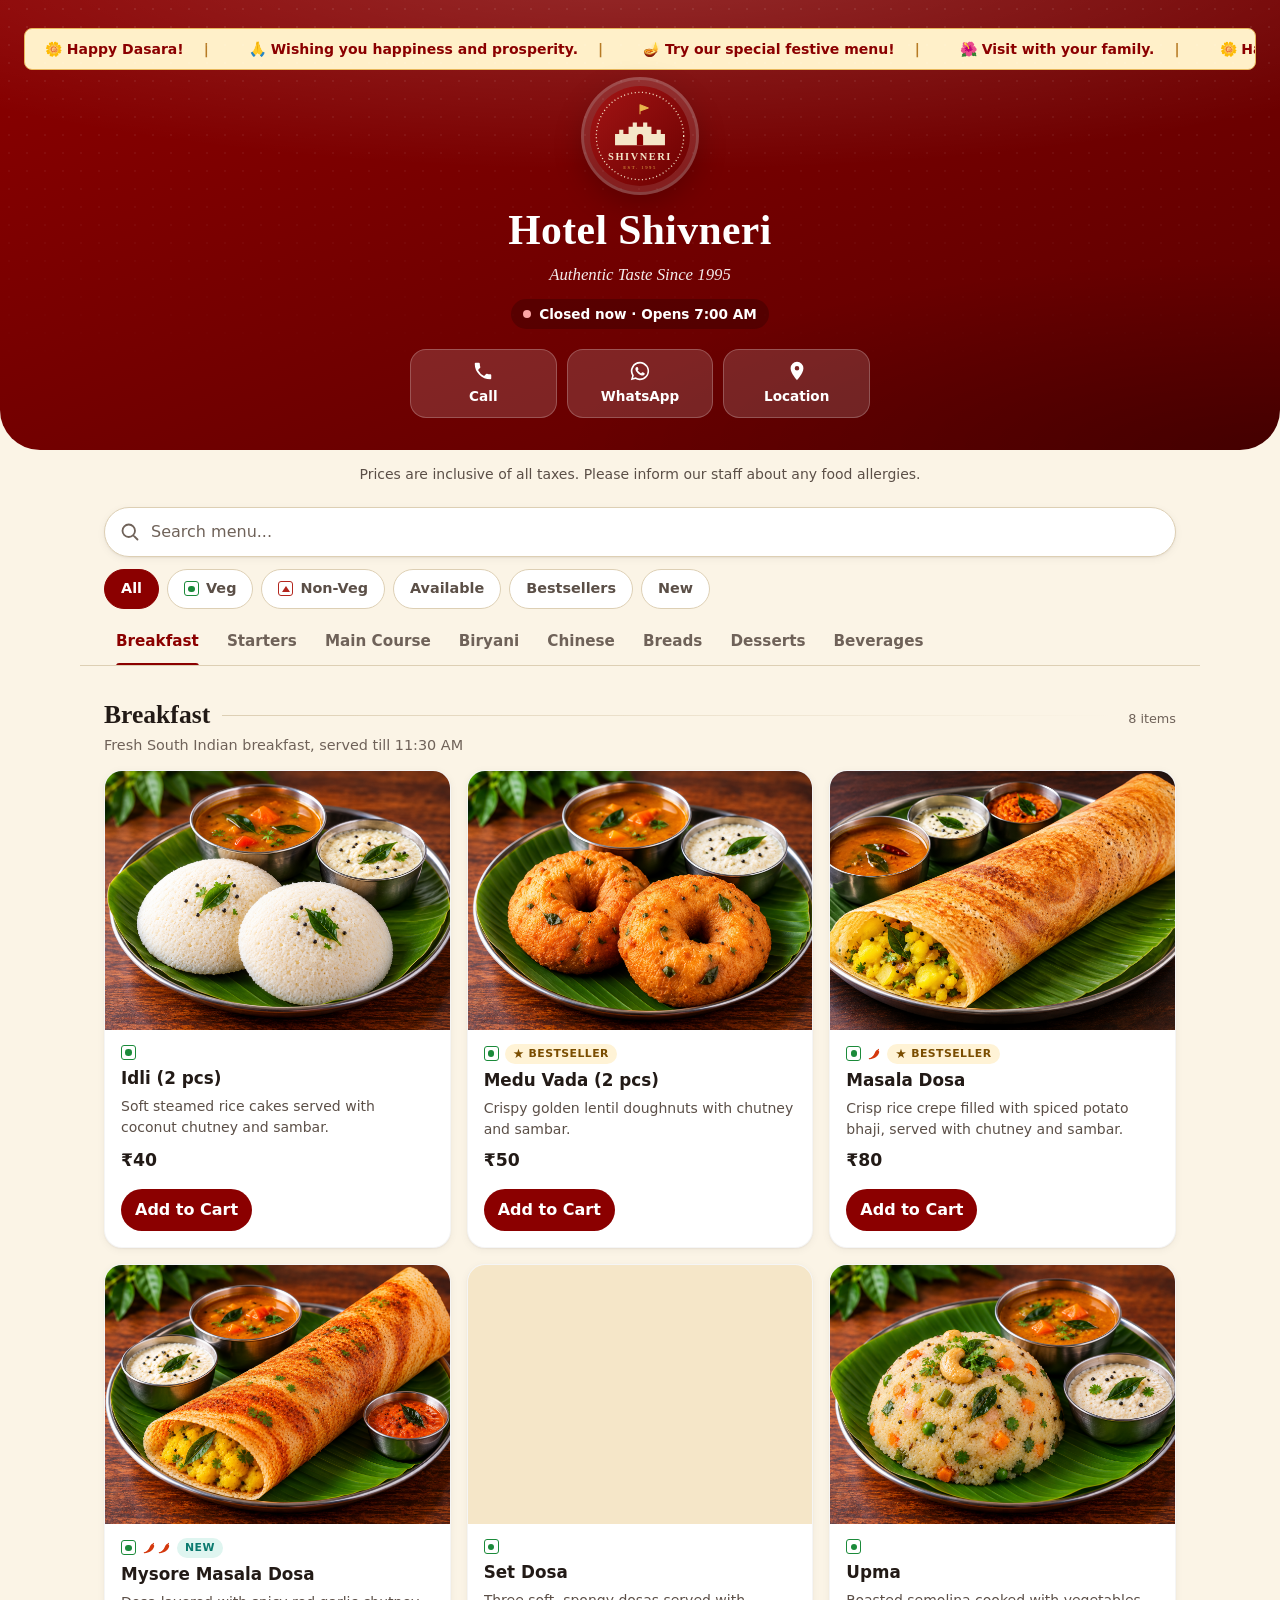
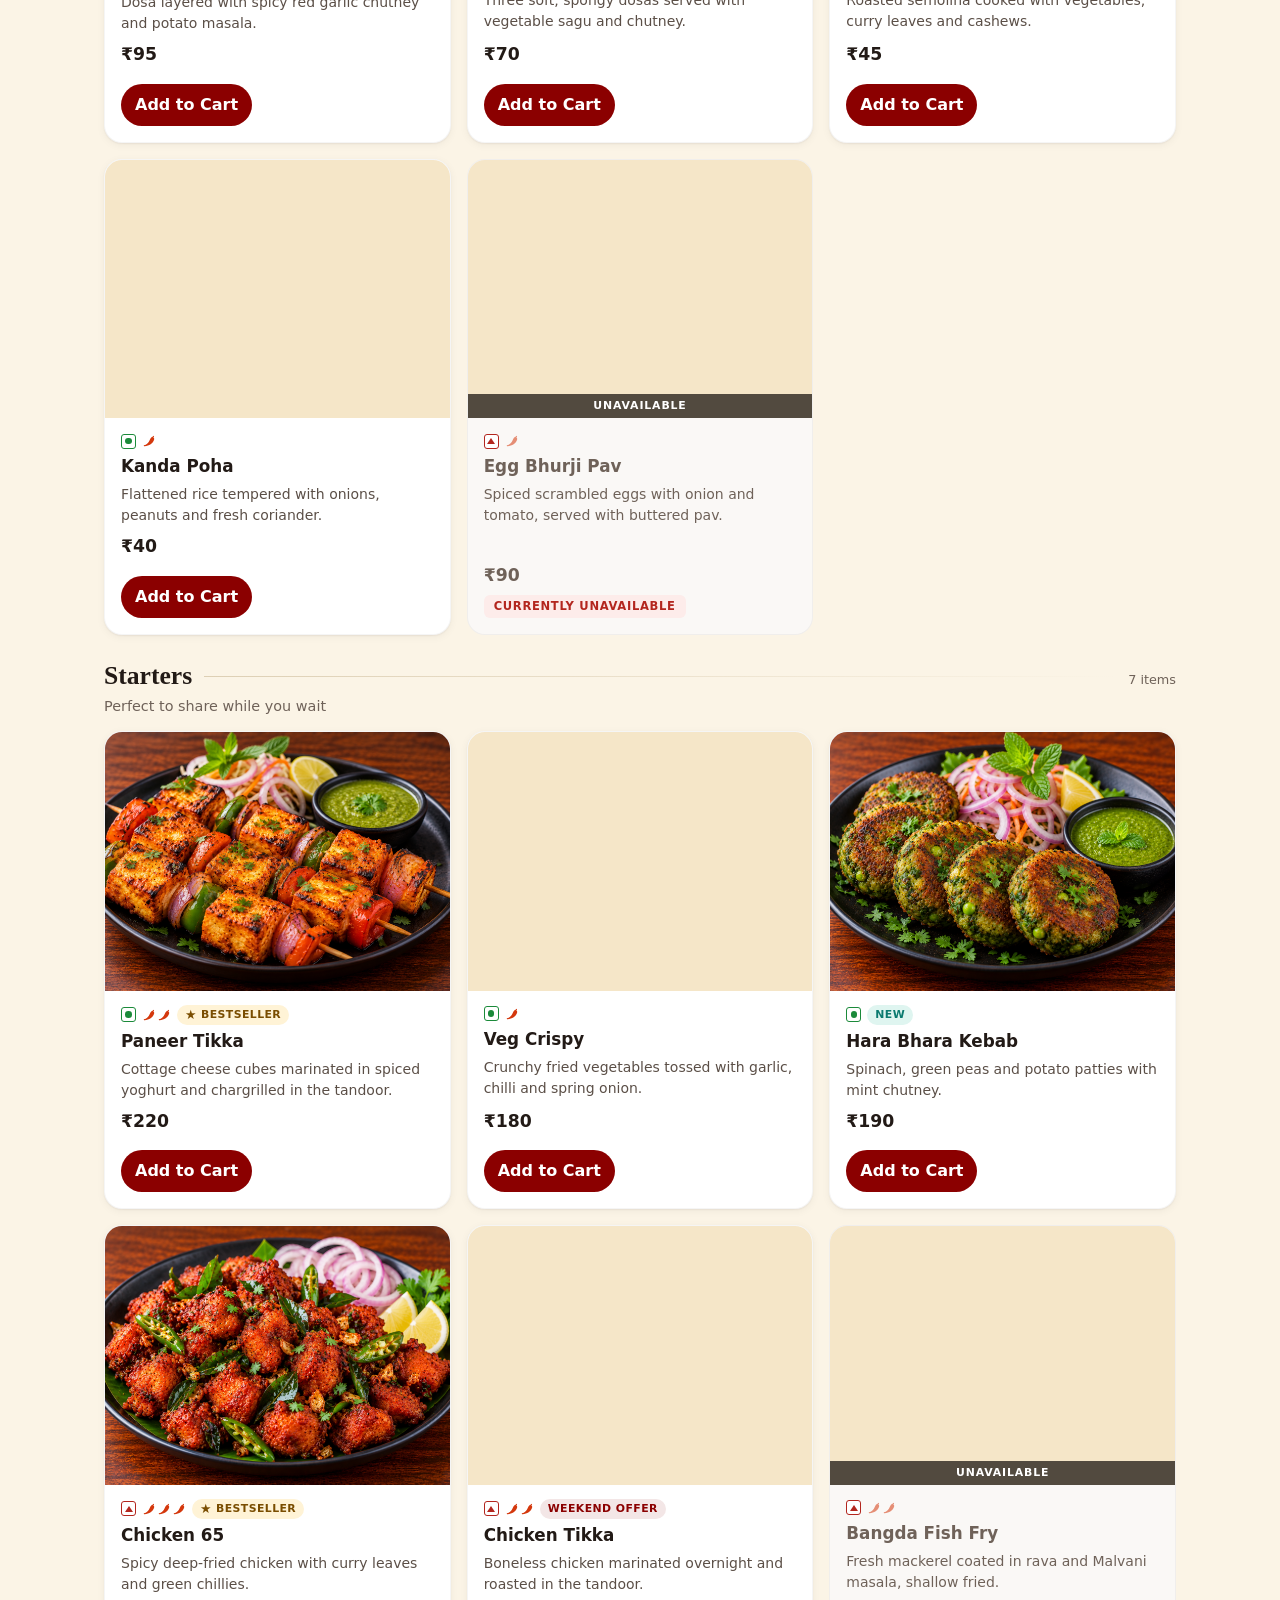
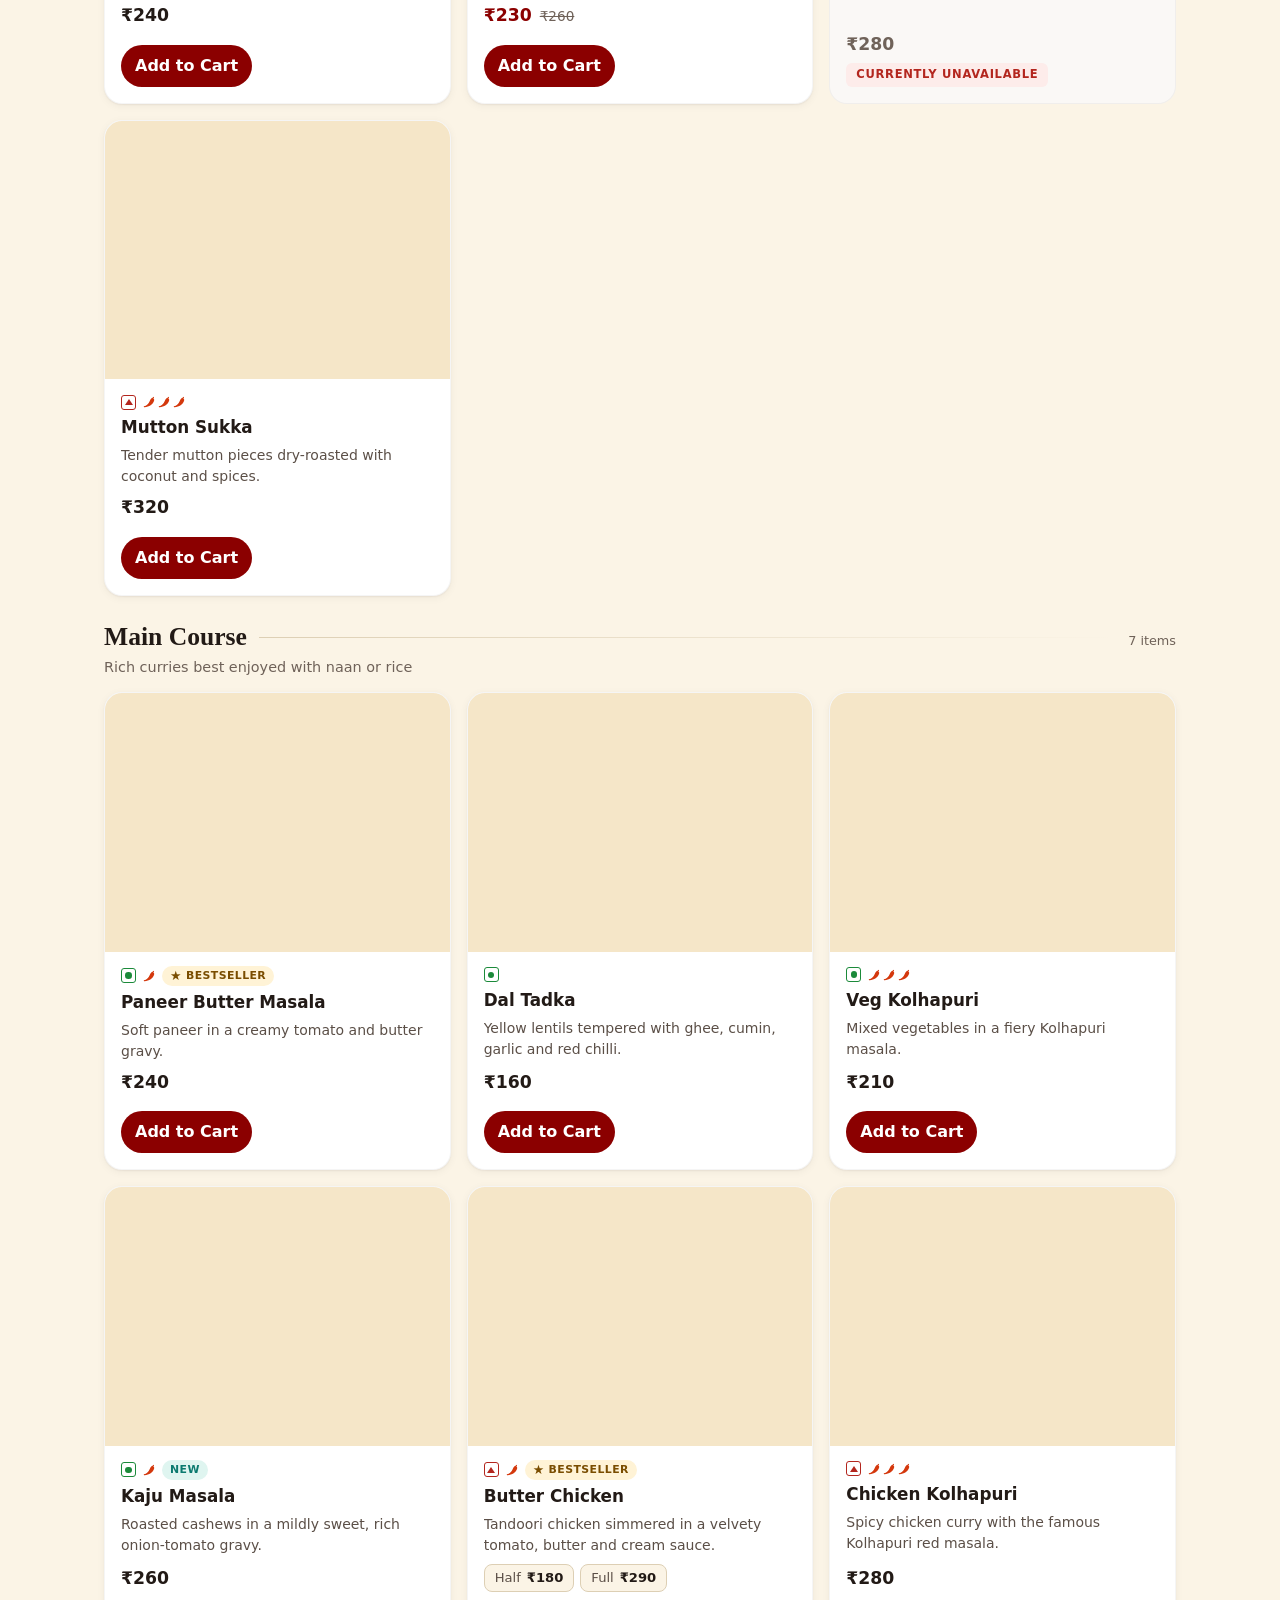
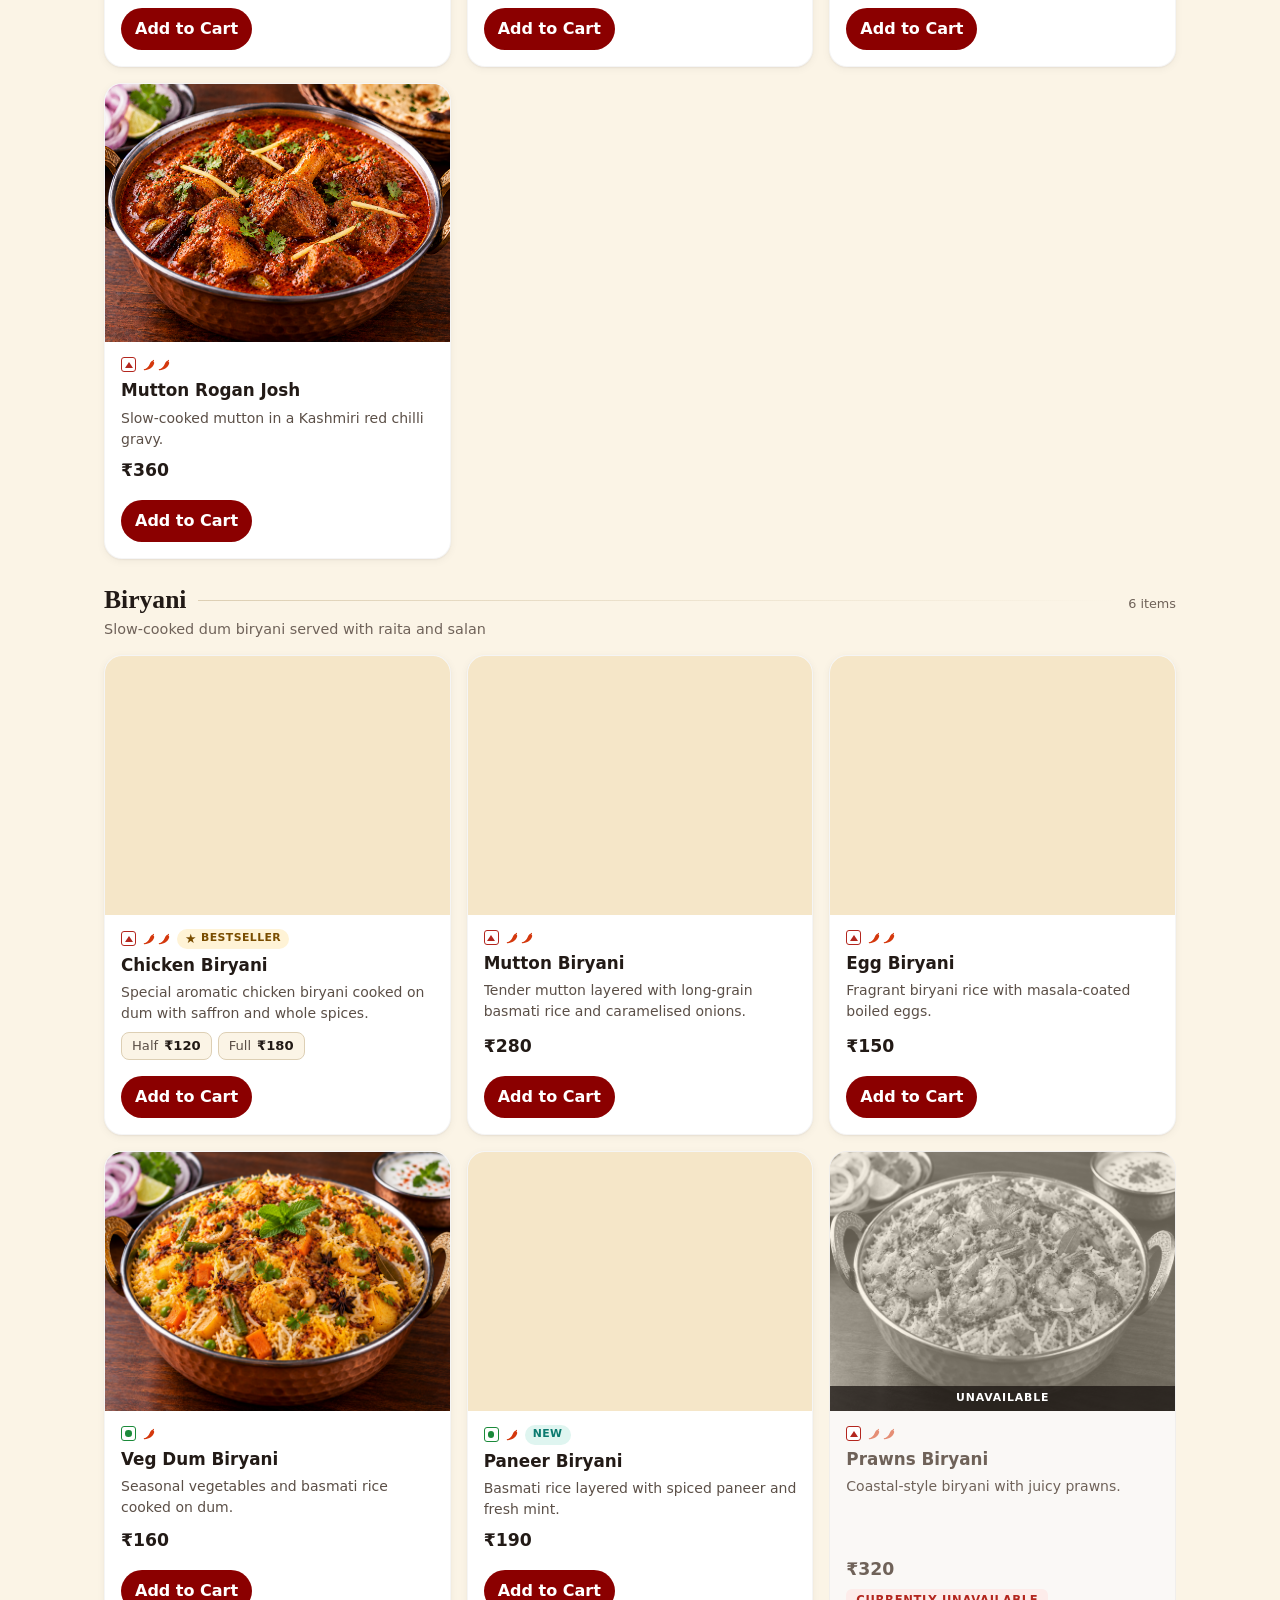
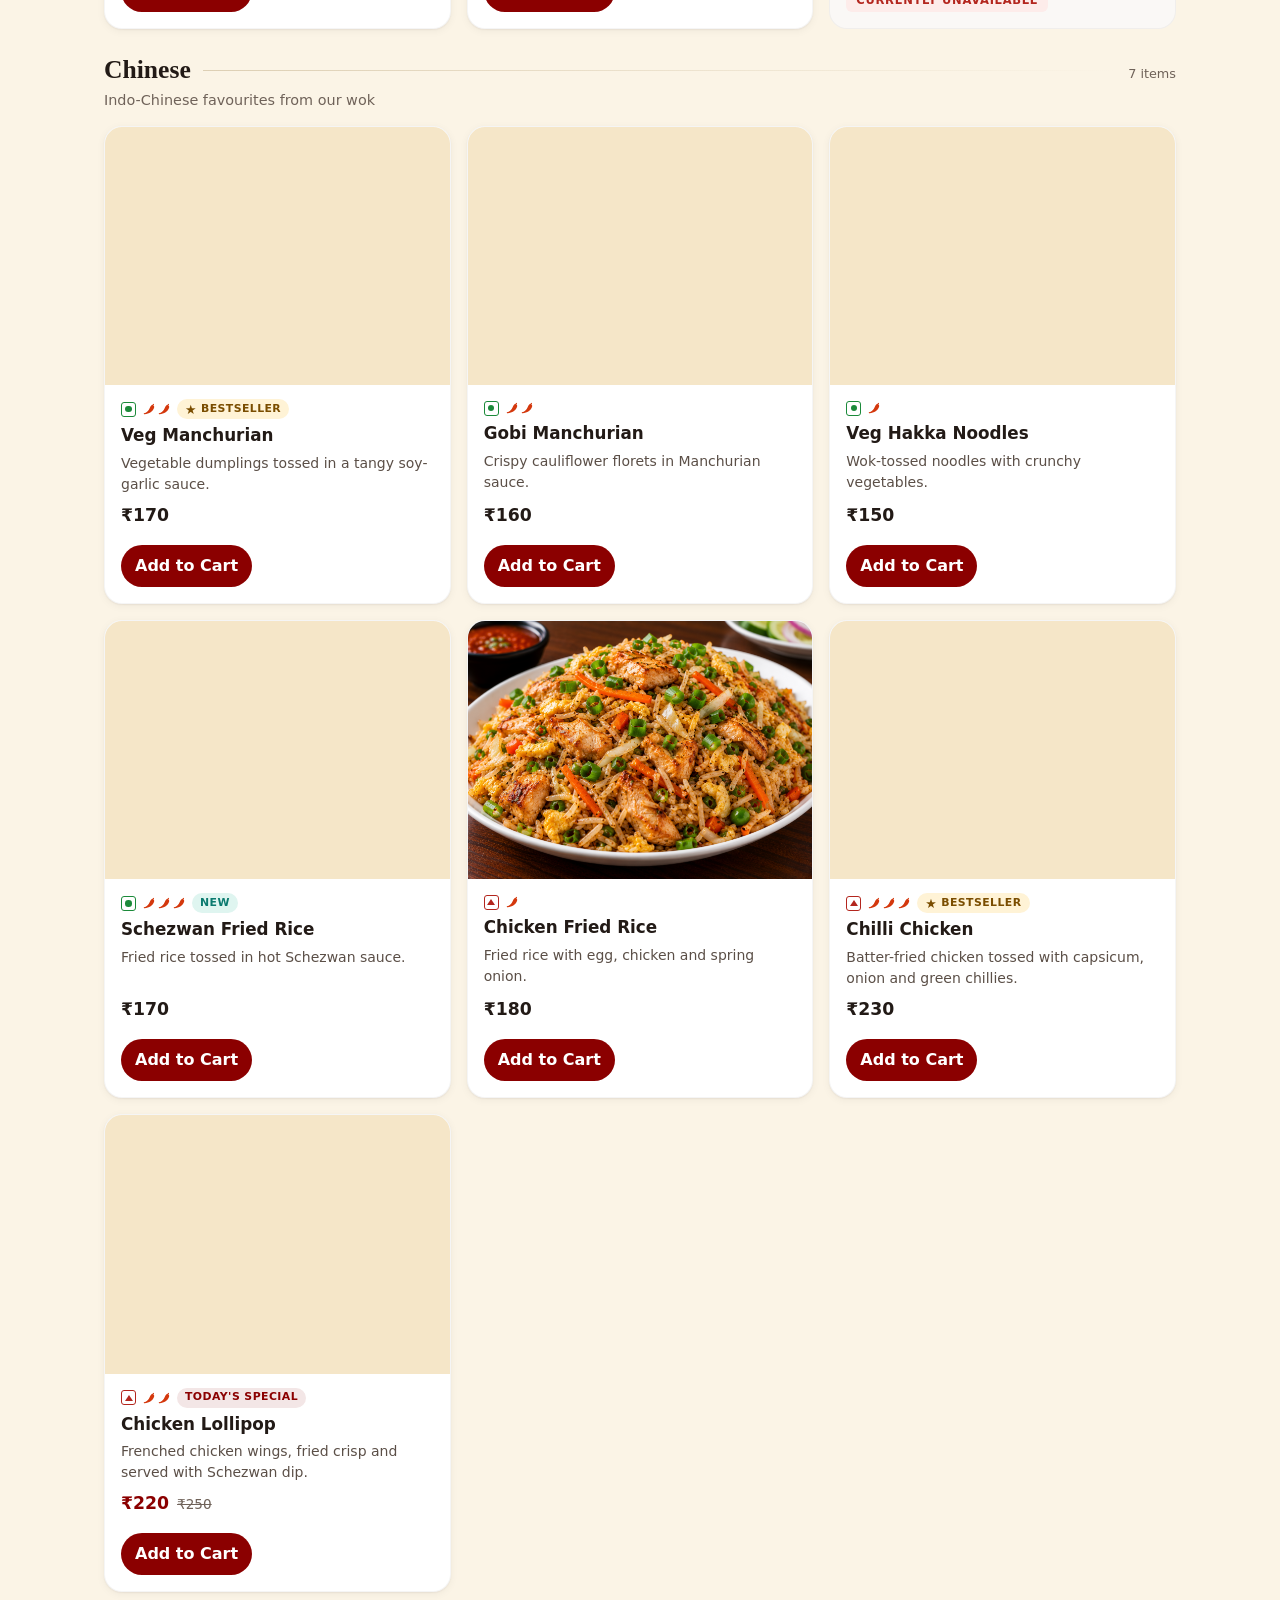
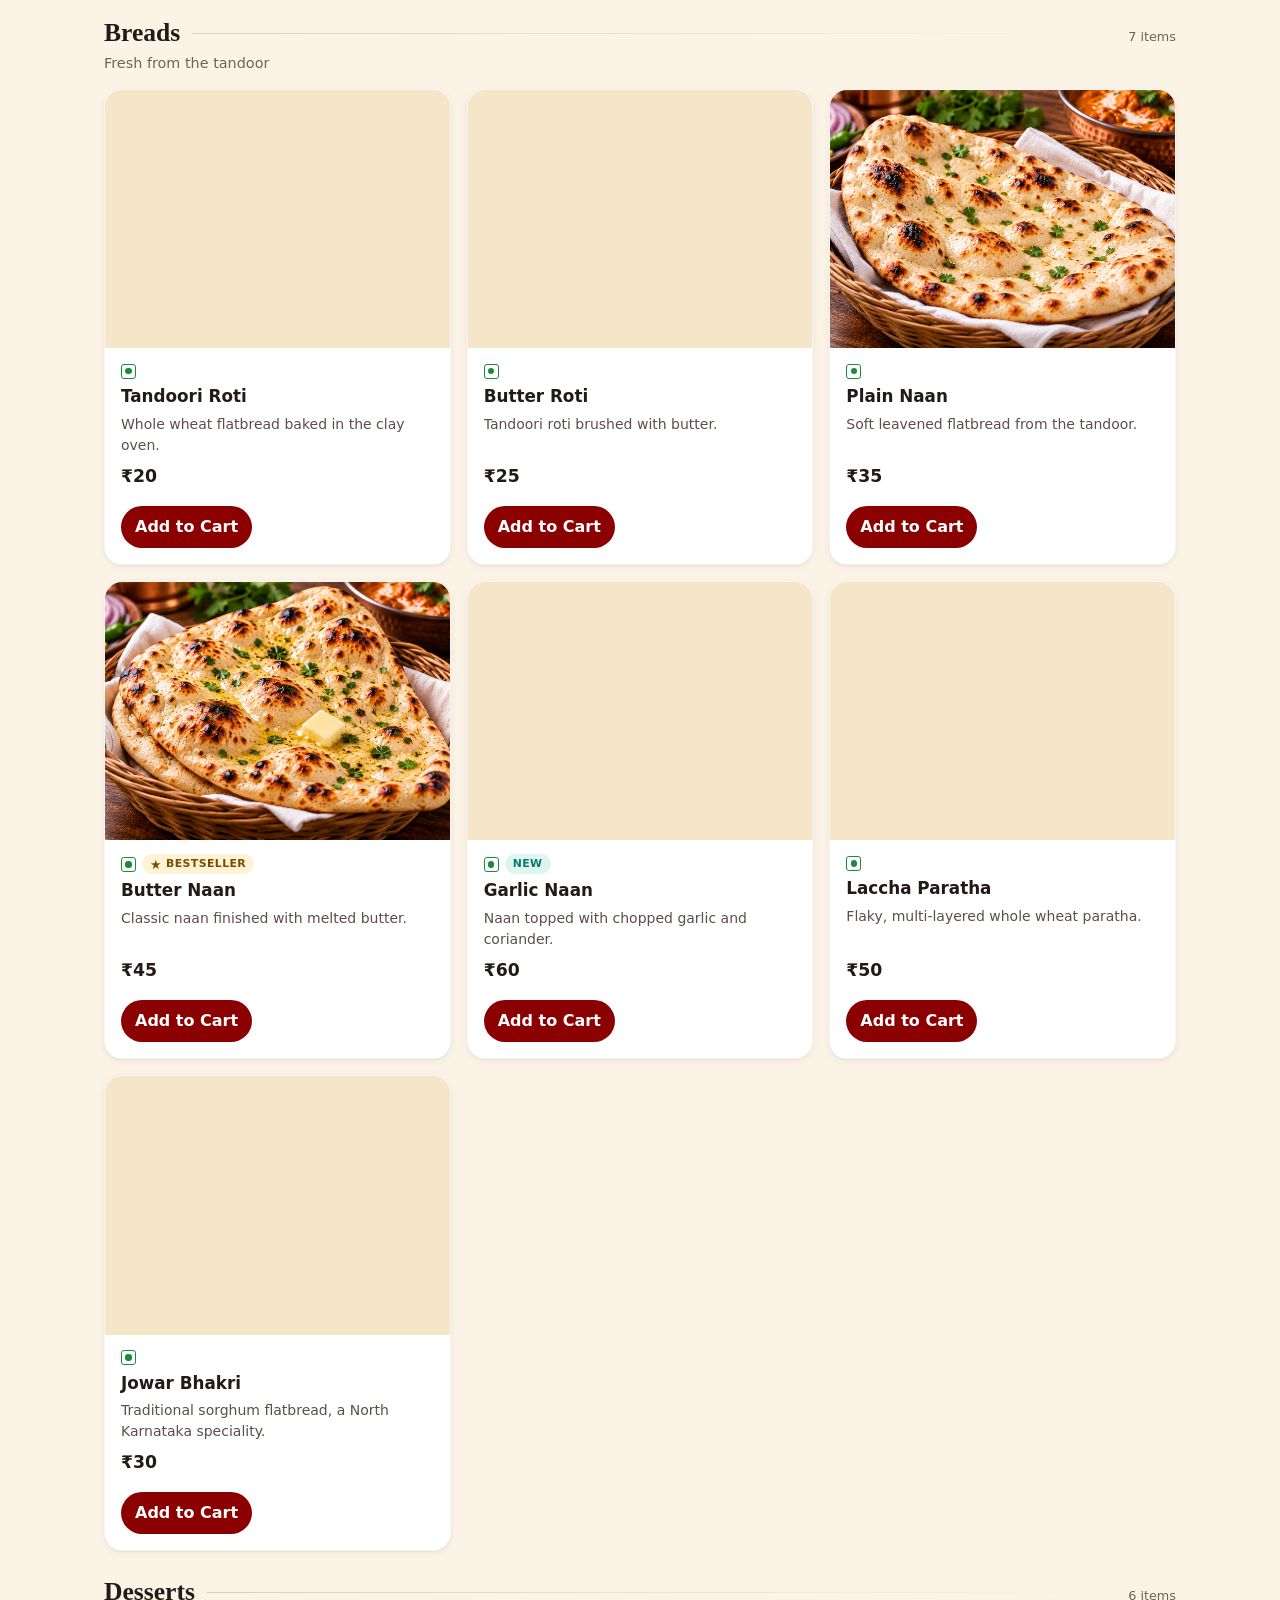
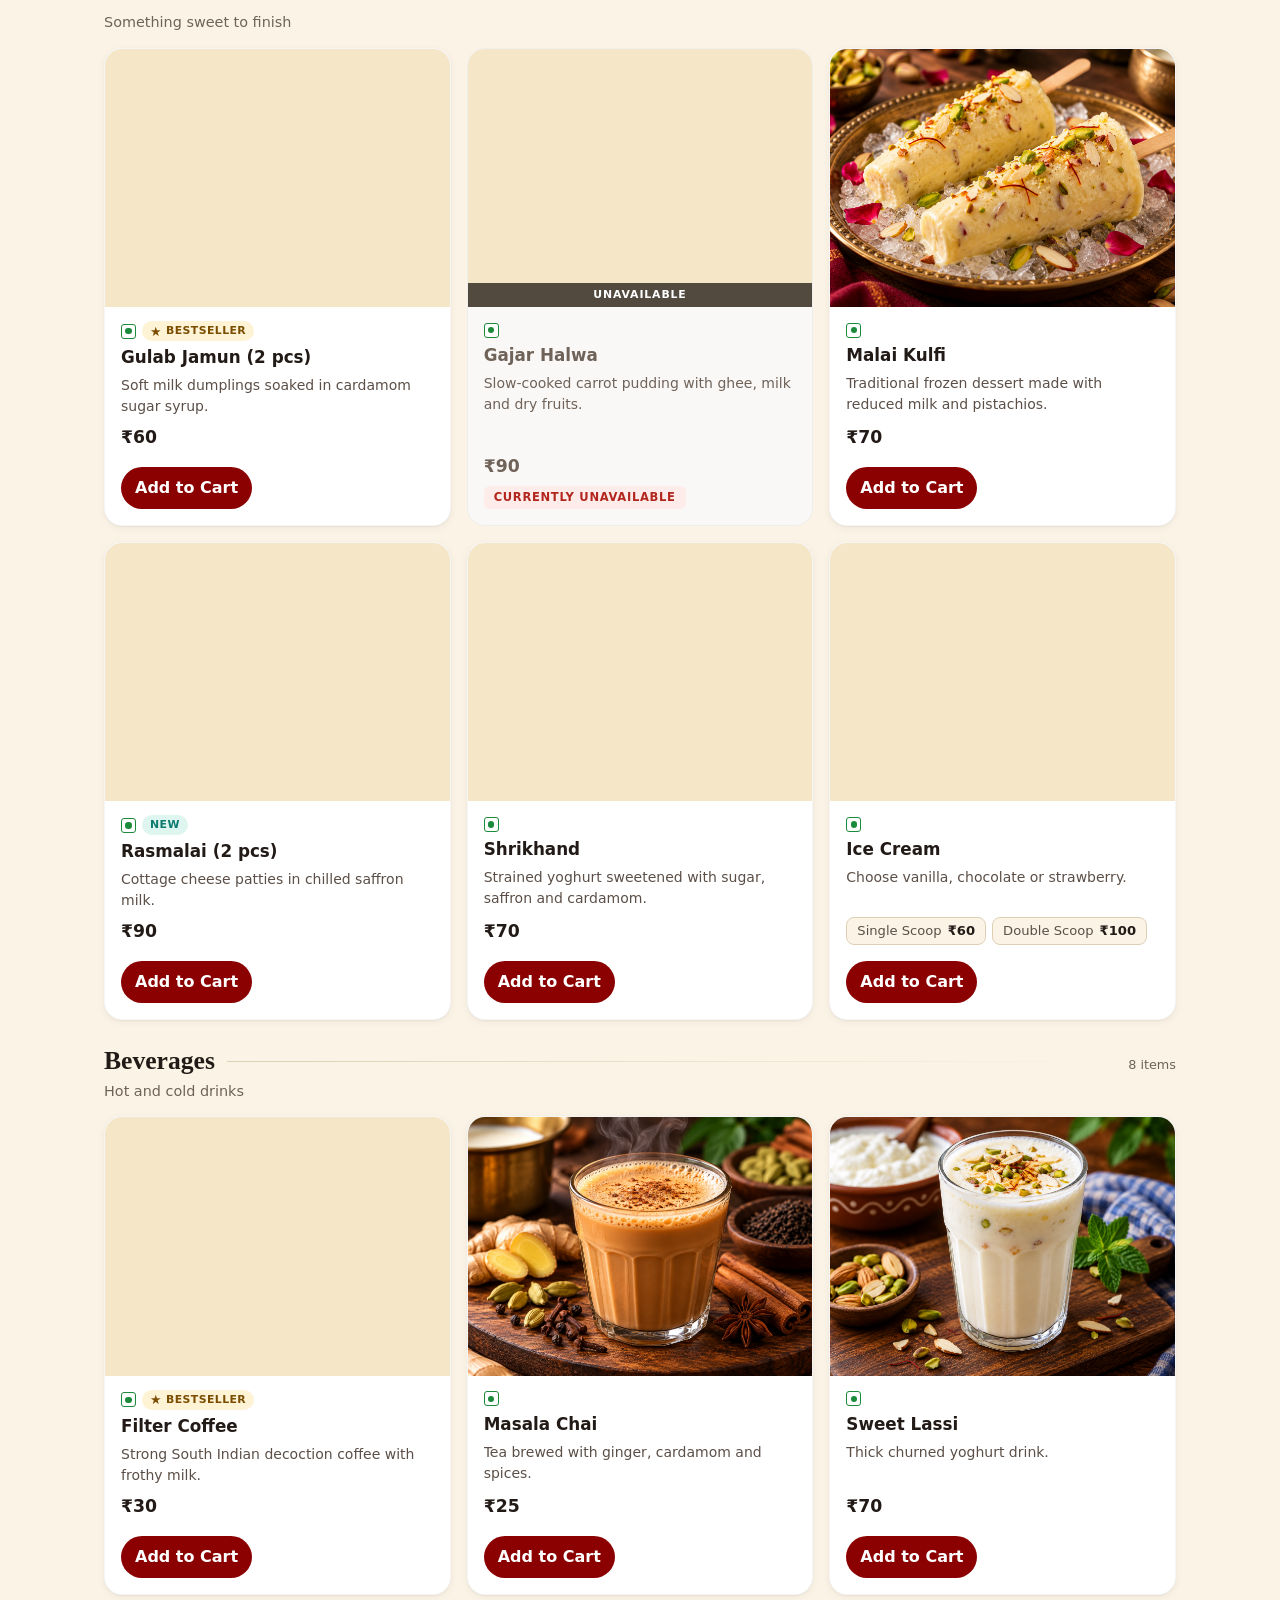
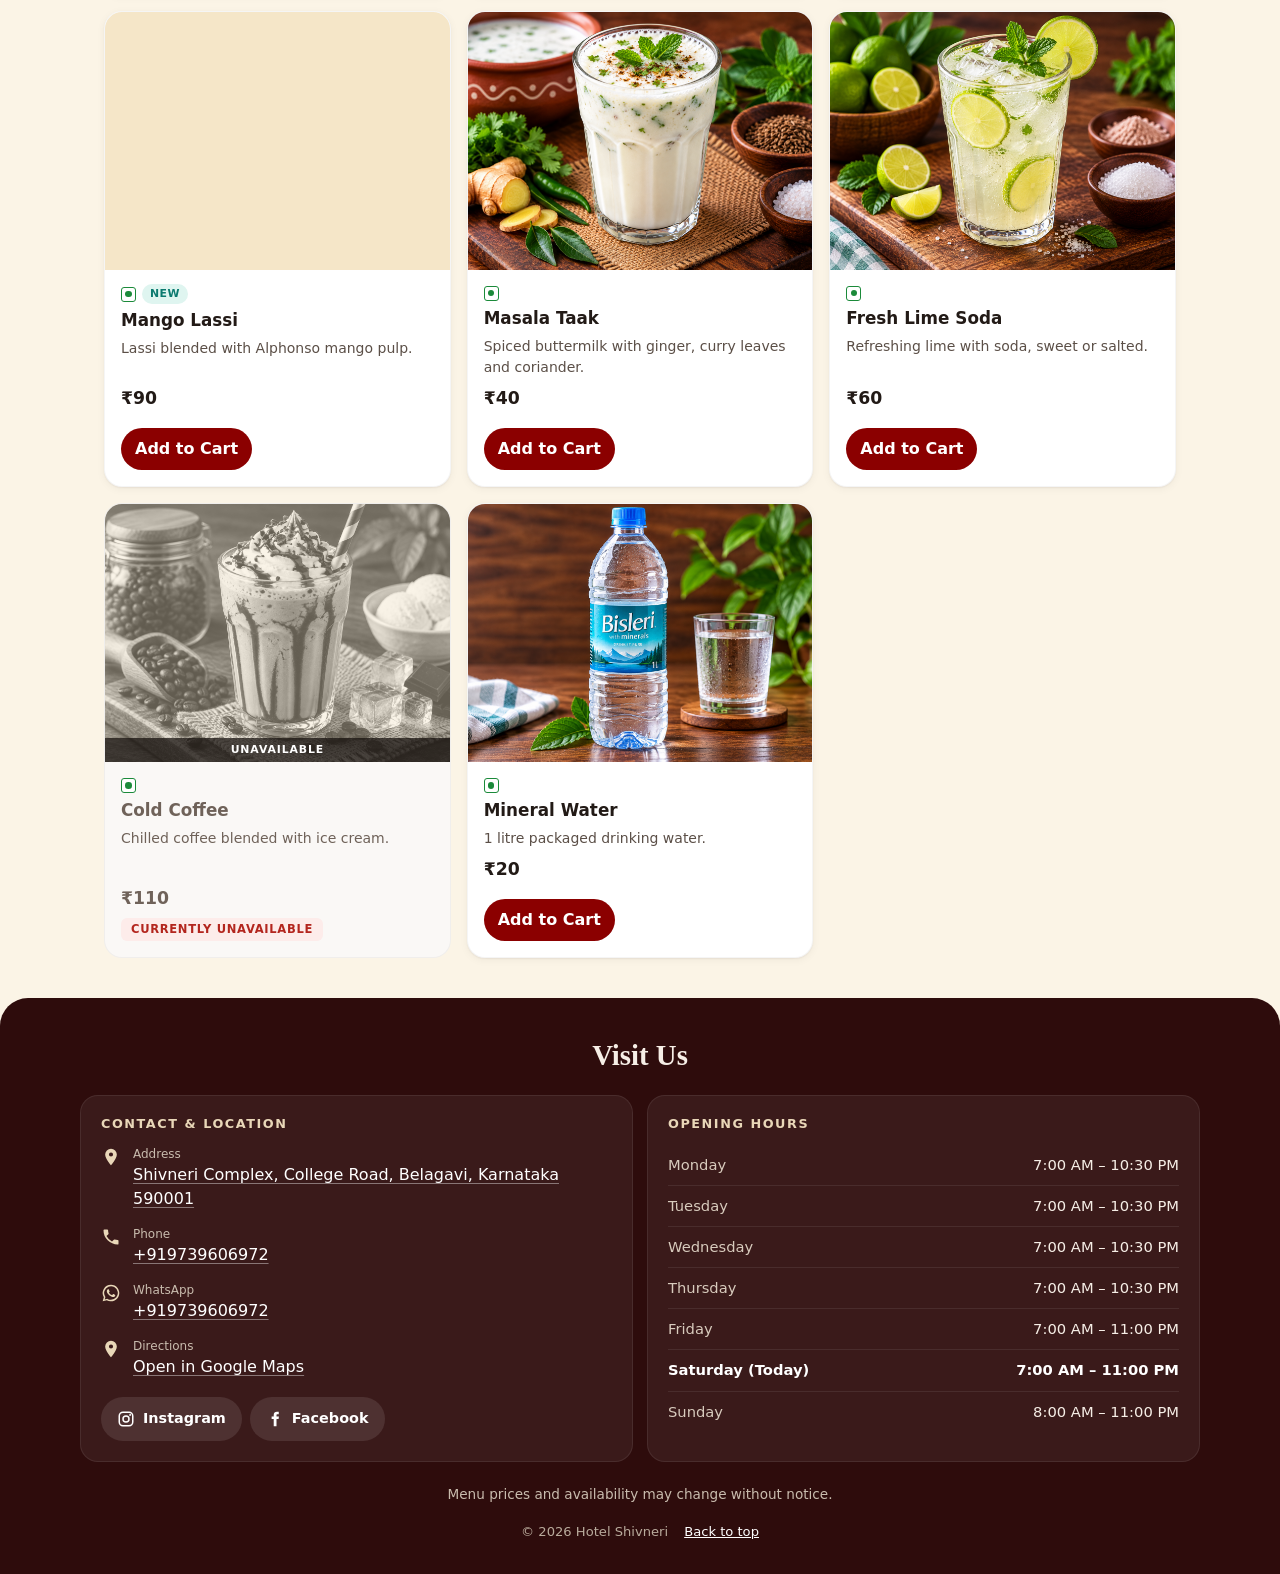
<file: index.html>
<!DOCTYPE html>
<html lang="en">
<head>
  <meta charset="utf-8">
  <meta name="viewport" content="width=device-width, initial-scale=1, viewport-fit=cover">

  <!--
    QR Menu template.
    You do NOT need to edit this file for a new restaurant.
    Restaurant details come from data/restaurant.json, the menu from data/menu.json.
    The generic values below are fallbacks; JavaScript replaces them at load time.
  -->
  <title>Digital Menu</title>
  <meta name="description" content="View our full digital menu with prices, photos and today's availability.">
  <meta name="theme-color" content="#8B0000">
  <meta name="format-detection" content="telephone=no">
  <link rel="canonical" href="" id="canonical-link">

  <!-- Open Graph (link previews on WhatsApp, Facebook, etc.) -->
  <meta property="og:type" content="website">
  <meta property="og:title" content="Digital Menu">
  <meta property="og:description" content="View our full digital menu with prices, photos and today's availability.">
  <meta property="og:image" content="assets/logo/logo.svg">
  <meta property="og:url" content="">
  <meta name="twitter:card" content="summary">

  <link rel="icon" href="assets/icons/favicon.svg" type="image/svg+xml" id="favicon">
  <link rel="apple-touch-icon" href="assets/icons/favicon.svg">
  <link rel="stylesheet" href="css/style.css">

  <script defer src="js/menu.js"></script>
  <script defer src="js/ui.js"></script>
  <script defer src="js/app.js"></script>
  <script defer src="js/cart.js"></script>
</head>
<body class="is-loading">
  <a class="skip-link" href="#menu">Skip to menu</a>

  <!-- Inline icon sprite: no extra network requests -->
  <svg width="0" height="0" style="position:absolute" aria-hidden="true" focusable="false">
    <symbol id="i-phone" viewBox="0 0 24 24"><path fill="currentColor" d="M6.6 10.8a15.1 15.1 0 0 0 6.6 6.6l2.2-2.2a1 1 0 0 1 1-.25 11.4 11.4 0 0 0 3.6.57 1 1 0 0 1 1 1V20a1 1 0 0 1-1 1A17 17 0 0 1 3 4a1 1 0 0 1 1-1h3.5a1 1 0 0 1 1 1c0 1.25.2 2.45.57 3.57a1 1 0 0 1-.25 1z"/></symbol>
    <symbol id="i-whatsapp" viewBox="0 0 24 24"><path fill="currentColor" d="M12 2a10 10 0 0 0-8.6 15.1L2 22l5-1.3A10 10 0 1 0 12 2zm0 18.2a8.2 8.2 0 0 1-4.2-1.15l-.3-.18-3 .78.8-2.9-.2-.3A8.2 8.2 0 1 1 12 20.2zm4.5-6.1c-.25-.12-1.47-.72-1.7-.8s-.39-.13-.56.12-.64.8-.78.97-.29.19-.54.06a6.7 6.7 0 0 1-3.3-2.9c-.25-.43.25-.4.71-1.33a.45.45 0 0 0-.02-.42c-.06-.12-.56-1.35-.77-1.85s-.4-.42-.56-.43h-.48a.92.92 0 0 0-.67.31 2.8 2.8 0 0 0-.87 2.08 4.9 4.9 0 0 0 1.02 2.58 11.1 11.1 0 0 0 4.27 3.77c1.58.68 2.2.74 3 .62a2.55 2.55 0 0 0 1.68-1.18 2.07 2.07 0 0 0 .14-1.18c-.06-.1-.23-.17-.48-.29z"/></symbol>
    <symbol id="i-pin" viewBox="0 0 24 24"><path fill="currentColor" d="M12 2a7 7 0 0 0-7 7c0 5.25 7 13 7 13s7-7.75 7-13a7 7 0 0 0-7-7zm0 9.5A2.5 2.5 0 1 1 12 6.5a2.5 2.5 0 0 1 0 5z"/></symbol>
    <symbol id="i-search" viewBox="0 0 24 24"><path fill="none" stroke="currentColor" stroke-width="2.2" stroke-linecap="round" d="M10.5 18a7.5 7.5 0 1 1 0-15 7.5 7.5 0 0 1 0 15zM16 16l5 5"/></symbol>
    <symbol id="i-close" viewBox="0 0 24 24"><path fill="none" stroke="currentColor" stroke-width="2.4" stroke-linecap="round" d="M6 6l12 12M18 6L6 18"/></symbol>
    <symbol id="i-clock" viewBox="0 0 24 24"><circle cx="12" cy="12" r="9" fill="none" stroke="currentColor" stroke-width="2"/><path fill="none" stroke="currentColor" stroke-width="2" stroke-linecap="round" d="M12 7v5l3 2"/></symbol>
    <symbol id="i-instagram" viewBox="0 0 24 24"><rect x="3" y="3" width="18" height="18" rx="5" fill="none" stroke="currentColor" stroke-width="2"/><circle cx="12" cy="12" r="4" fill="none" stroke="currentColor" stroke-width="2"/><circle cx="17.5" cy="6.5" r="1.3" fill="currentColor"/></symbol>
    <symbol id="i-facebook" viewBox="0 0 24 24"><path fill="currentColor" d="M14 8.5V6.8c0-.8.2-1.3 1.4-1.3H17V2.3c-.3 0-1.3-.1-2.5-.1-2.5 0-4.2 1.5-4.2 4.3v2H7.5V12h2.8v9.8H14V12h2.8l.4-3.5H14z"/></symbol>
    <symbol id="i-globe" viewBox="0 0 24 24"><circle cx="12" cy="12" r="9" fill="none" stroke="currentColor" stroke-width="2"/><path fill="none" stroke="currentColor" stroke-width="2" d="M3 12h18M12 3c2.5 2.6 3.8 5.6 3.8 9S14.5 18.4 12 21c-2.5-2.6-3.8-5.6-3.8-9S9.5 5.6 12 3z"/></symbol>
    <symbol id="i-mail" viewBox="0 0 24 24"><rect x="3" y="5" width="18" height="14" rx="2" fill="none" stroke="currentColor" stroke-width="2"/><path fill="none" stroke="currentColor" stroke-width="2" d="M3.5 6l8.5 7 8.5-7"/></symbol>
    <symbol id="i-chili" viewBox="0 0 24 24"><path fill="currentColor" d="M17.6 5.3c.6-1.4 1.6-2.2 2.9-2.3l.2 1.5c-.6.1-1.1.4-1.4 1.1 1.4.9 2 2.6 1.4 4.4C19 15.6 12.4 21 4.3 21c-1 0-1.6-1.1-1-1.9 4.5-.3 8-4.1 10-8.8.9-2.2 2.4-4.6 4.3-5z"/></symbol>
    <symbol id="i-arrow-up" viewBox="0 0 24 24"><path fill="none" stroke="currentColor" stroke-width="2.4" stroke-linecap="round" stroke-linejoin="round" d="M12 19V5M5 12l7-7 7 7"/></symbol>
    <symbol id="i-plate" viewBox="0 0 24 24"><circle cx="12" cy="12" r="9" fill="none" stroke="currentColor" stroke-width="1.6"/><circle cx="12" cy="12" r="5.5" fill="none" stroke="currentColor" stroke-width="1.2"/></symbol>
  </svg>

  <!-- ============ HEADER ============ -->
  <header class="hero" id="top">
    <!-- Festival announcement: filled from restaurant.json "festivalMessage" by js/app.js -->
    <aside class="festival" id="festival-message" aria-label="Festival greeting" hidden>
      <div class="festival__head">
        <span class="festival__emoji" id="festival-emoji" aria-hidden="true"></span>
        <h2 class="festival__title" id="festival-title"></h2>
      </div>
      <p class="festival__text" id="festival-text"></p>
    </aside>
<div class="message-ticker" aria-label="Restaurant announcements">
  <div class="message-ticker__track" id="messageTickerTrack"></div>
</div>
    
    <div class="hero__inner">
      <img class="hero__logo" id="restaurant-logo" src="" alt="" width="96" height="96" hidden>
      <h1 class="hero__name" id="restaurant-name">Our Menu</h1>
      <p class="hero__tagline" id="restaurant-tagline" hidden></p>
      <p class="hero__status" id="open-status" hidden></p>

      <nav class="hero__actions" id="contact-actions" aria-label="Contact the restaurant"></nav>
    </div>
  </header>

  <main id="menu" tabindex="-1">
  <p class="notice" id="restaurant-notice" role="note" hidden></p>

  <!-- ============ STICKY TOOLBAR: search, filters, categories ============ -->
  <div class="toolbar" id="toolbar">
    <div class="toolbar__inner">
      <div class="search">
        <label for="search-input" class="visually-hidden">Search menu</label>
        <svg class="search__icon" aria-hidden="true"><use href="#i-search"/></svg>
        <input type="search" id="search-input" class="search__input" placeholder="Search menu..." autocomplete="off" enterkeyhint="search">
        <button type="button" class="search__clear" id="search-clear" aria-label="Clear search" hidden>
          <svg aria-hidden="true"><use href="#i-close"/></svg>
        </button>
      </div>

      <div class="filters" id="filters" role="group" aria-label="Filter menu">
        <button type="button" class="chip is-active" data-filter="all" aria-pressed="true">All</button>
        <button type="button" class="chip" data-filter="veg" aria-pressed="false"><span class="diet diet--veg diet--sm" aria-hidden="true"></span>Veg</button>
        <button type="button" class="chip" data-filter="nonveg" aria-pressed="false"><span class="diet diet--nonveg diet--sm" aria-hidden="true"></span>Non-Veg</button>
        <button type="button" class="chip" data-filter="available" aria-pressed="false">Available</button>
        <button type="button" class="chip" data-filter="bestseller" aria-pressed="false">Bestsellers</button>
        <button type="button" class="chip" data-filter="new" aria-pressed="false">New</button>
      </div>
    </div>

    <nav class="catnav" id="category-nav" aria-label="Menu categories">
      <ul class="catnav__list" id="category-nav-list"></ul>
    </nav>
  </div>

  <!-- ============ MENU ============ -->
  <div class="menu" id="menu-content">
    <p class="visually-hidden" id="results-status" role="status" aria-live="polite"></p>

    <div class="loader" id="loader" aria-hidden="true">
      <div class="skeleton"></div><div class="skeleton"></div><div class="skeleton"></div>
    </div>

    <div id="menu-sections"></div>

    <div class="empty" id="empty-state" hidden>
      <svg class="empty__icon" aria-hidden="true"><use href="#i-plate"/></svg>
      <h2 class="empty__title">No dishes found</h2>
      <p class="empty__text" id="empty-text">Try a different search or filter.</p>
      <button type="button" class="btn btn--primary" id="reset-filters">Show full menu</button>
    </div>

    <div class="error" id="error-state" role="alert" hidden>
      <h2 class="error__title">Menu could not be loaded</h2>
      <p class="error__text" id="error-text"></p>
    </div>
  </div>
  </main>

  <!-- ============ CART / ORDER OPTIONS ============ -->
  <p id="cart-message" role="status" aria-live="polite"></p>
  <aside class="cart-dock" id="cart-dock" hidden aria-live="polite">
    <div class="cart-dock__summary"><strong id="cart-count">0 items</strong><span id="cart-total">₹0</span></div>
    <button type="button" class="btn btn--primary cart-dock__button" id="open-cart">View Cart</button>
  </aside>

  <dialog class="order-dialog" id="order-dialog" aria-labelledby="order-title">
    <div class="order-dialog__panel">
      <button type="button" class="order-dialog__close" id="order-close" aria-label="Close order">×</button>
      <h2 id="order-title">Your Order</h2>
      <p class="order-intro">Check your items, then choose how to place your order.</p>
      <div id="cart-items" class="cart-items"></div>
      <div class="cart-total-line"><strong>Total</strong><strong id="cart-grand-total">₹0</strong></div>
    


<div class="customer-fields" id="whatsapp-fields" hidden>
  <p>Fill in your details to place your order via WhatsApp.</p>

  <label for="customer-name">Your name</label>
  <input id="customer-name" type="text" maxlength="80"
         autocomplete="name" placeholder="Enter your name">

  <label for="customer-phone">Mobile number</label>
  <input id="customer-phone" type="tel" inputmode="numeric"
         autocomplete="tel-national" maxlength="10"
         placeholder="10-digit mobile number">

  <label for="customer-table">Table number</label>
  <input id="customer-table" type="text" maxlength="20"
         placeholder="Enter your table number">

  <label for="customer-notes">Special instructions (optional)</label>
  <textarea id="customer-notes" rows="2" maxlength="300"
            placeholder="Less spicy, no onion..."></textarea>

  <button type="button" class="btn btn--primary"
          id="confirm-whatsapp-order">
    Continue to WhatsApp
  </button>
</div>



      <div class="order-options">
        <button type="button" class="btn btn--primary" id="show-staff-order">Show Order to Staff</button>
        <button type="button" class="btn btn--whatsapp" id="send-whatsapp-order">Order via WhatsApp</button>
      </div>
      <p class="order-smallprint">No online payment. WhatsApp orders are sent only after you press Send in WhatsApp.</p>
    </div>
  </dialog>

  <dialog class="staff-dialog" id="staff-dialog" aria-labelledby="staff-title">
    <div class="staff-dialog__panel">
      <button type="button" class="order-dialog__close" id="staff-close" aria-label="Close staff order">×</button>
      <p class="staff-kicker">PLEASE SHOW THIS SCREEN TO STAFF</p>
      <h2 id="staff-title">Your Order</h2>
      <div id="staff-order-content"></div>
      <button type="button" class="btn btn--primary staff-done" id="staff-done">Done</button>
    </div>
  </dialog>

  <!-- ============ FOOTER / RESTAURANT INFO ============ -->
  <footer class="info" id="info" aria-labelledby="info-title">
    <div class="info__inner">
      <h2 class="info__title" id="info-title">Visit Us</h2>
      <div class="info__grid">
        <section class="info__card" id="info-contact" aria-labelledby="info-contact-title">
          <h3 id="info-contact-title">Contact &amp; Location</h3>
          <ul class="info__list" id="info-contact-list"></ul>
          <div class="info__social" id="info-social"></div>
        </section>
        <section class="info__card" id="info-hours" aria-labelledby="info-hours-title" hidden>
          <h3 id="info-hours-title">Opening Hours</h3>
          <table class="hours"><tbody id="hours-body"></tbody></table>
        </section>
      </div>
      <p class="info__note" id="footer-note" hidden></p>
      <p class="info__copy"><span id="footer-copy"></span> <a href="#top" class="info__top">Back to top</a></p>
    </div>
  </footer>

  <button type="button" class="to-top" id="to-top" aria-label="Back to top" hidden>
    <svg aria-hidden="true"><use href="#i-arrow-up"/></svg>
  </button>

  <!-- ============ FOOD DETAIL MODAL ============ -->
  <dialog class="modal" id="item-modal" aria-labelledby="modal-title">
    <div class="modal__panel">
      <button type="button" class="modal__close" id="modal-close" aria-label="Close dish details">
        <svg aria-hidden="true"><use href="#i-close"/></svg>
      </button>
      <div class="modal__media" id="modal-media"></div>
      <div class="modal__body">
        <div class="modal__meta" id="modal-meta"></div>
        <h2 class="modal__title" id="modal-title"></h2>
        <p class="modal__category" id="modal-category"></p>
        <p class="modal__desc" id="modal-desc"></p>
        <div class="modal__price" id="modal-price"></div>
        <p class="modal__availability" id="modal-availability"></p>
      </div>
    </div>
  </dialog>

  <noscript>
    <p class="noscript">Please enable JavaScript to view the menu.</p>
  </noscript>
</body>
</html>
</file>
<file: css/style.css>
/* ==========================================================================
   QR Menu stylesheet
   Mobile-first. Brand colours come from data/restaurant.json ("theme") and are
   injected by js/app.js into the CSS variables below. Do not hard-code
   restaurant colours in this file.
   ========================================================================== */

:root {
  /* Brand (overridden at runtime from restaurant.json) */
  --primary: #8b0000;
  --primary-dark: #5a0000;
  --primary-ink: #8b0000;
  --primary-soft: #f3e6e6;
  --on-primary: #ffffff;
  --secondary: #f5e6c8;
  --bg: #faf3e6;
  --line: #e3d6bd;
  --accent: #c8932d;

  /* Neutrals */
  --surface: #ffffff;
  --ink: #221a16;
  --ink-2: #5b4f47;
  --ink-3: #6f6259;
  --veg: #1b8a3a;
  --nonveg: #b3261e;
  --new: #0b7a6f;
  --danger: #b3261e;
  --ok: #1b7f3b;

  /* Type */
  --font-body: system-ui, -apple-system, "Segoe UI", Roboto, "Helvetica Neue", Arial, "Noto Sans", sans-serif;
  --font-display: "Iowan Old Style", "Palatino Linotype", Palatino, "Book Antiqua", Georgia, "Noto Serif", serif;

  /* Shape & depth */
  --radius: 18px;
  --radius-sm: 12px;
  --shadow-sm: 0 1px 2px rgba(40, 20, 10, 0.06), 0 2px 8px rgba(40, 20, 10, 0.05);
  --shadow: 0 2px 6px rgba(40, 20, 10, 0.06), 0 12px 32px rgba(40, 20, 10, 0.1);
  --gutter: 16px;
  --maxw: 1120px;
  --toolbar-h: 150px;
  --ease: cubic-bezier(0.2, 0.7, 0.2, 1);
}

.font-sans { --font-display: var(--font-body); }

/* ---------- Base ---------- */

*,
*::before,
*::after { box-sizing: border-box; }

html {
  -webkit-text-size-adjust: 100%;
  text-size-adjust: 100%;
  scroll-padding-top: var(--toolbar-h);
}

body {
  margin: 0;
  font-family: var(--font-body);
  font-size: 16px;
  line-height: 1.5;
  color: var(--ink);
  background: var(--bg);
  -webkit-font-smoothing: antialiased;
  -webkit-tap-highlight-color: transparent;
  overflow-x: hidden;
}

body.modal-open { overflow: hidden; }

img { display: block; max-width: 100%; height: auto; }
button, input { font: inherit; color: inherit; }
button { cursor: pointer; }
a { color: inherit; }
h1, h2, h3 { margin: 0; line-height: 1.2; }
p { margin: 0; }
[hidden] { display: none !important; }

svg { width: 1em; height: 1em; flex-shrink: 0; }

:focus-visible {
  outline: 3px solid var(--accent);
  outline-offset: 2px;
  border-radius: 6px;
}

.visually-hidden {
  position: absolute !important;
  width: 1px; height: 1px;
  margin: -1px; padding: 0;
  overflow: hidden;
  clip: rect(0 0 0 0);
  white-space: nowrap;
  border: 0;
}

.skip-link {
  position: absolute;
  left: 12px; top: -60px;
  z-index: 100;
  padding: 10px 16px;
  border-radius: 10px;
  background: var(--ink);
  color: #fff;
  font-weight: 600;
  text-decoration: none;
  transition: top 0.2s;
}
.skip-link:focus { top: 12px; }

/* ---------- Header / hero ---------- */

.hero {
  position: relative;
  color: var(--on-primary);
  background-color: var(--primary);
  background-image:
    radial-gradient(120% 80% at 50% -10%, rgba(255, 255, 255, 0.18), transparent 60%),
    radial-gradient(80% 60% at 100% 100%, rgba(0, 0, 0, 0.25), transparent 70%),
    linear-gradient(160deg, var(--primary) 0%, var(--primary-dark) 100%);
  border-radius: 0 0 28px 28px;
  padding: calc(28px + env(safe-area-inset-top)) var(--gutter) 24px;
  text-align: center;
  overflow: hidden;
}

/* Subtle ornamental pattern */
.hero::before {
  content: "";
  position: absolute;
  inset: 0;
  opacity: 0.08;
  background-image: radial-gradient(currentColor 1px, transparent 1.4px);
  background-size: 18px 18px;
  pointer-events: none;
  -webkit-mask-image: linear-gradient(to bottom, #000, transparent 85%);
  mask-image: linear-gradient(to bottom, #000, transparent 85%);
}

.hero__inner {
  position: relative;
  max-width: 560px;
  margin: 0 auto;
  display: flex;
  flex-direction: column;
  align-items: center;
}

.hero__logo {
  width: 92px;
  height: 92px;
  object-fit: contain;
  border-radius: 50%;
  background: rgba(255, 255, 255, 0.12);
  padding: 4px;
  box-shadow: 0 0 0 3px rgba(255, 255, 255, 0.25), 0 10px 30px rgba(0, 0, 0, 0.25);
  margin-bottom: 14px;
  animation: pop 0.5s var(--ease) both;
}

.hero__name {
  font-family: var(--font-display);
  font-size: clamp(1.9rem, 7vw, 2.6rem);
  font-weight: 700;
  letter-spacing: 0.01em;
  text-wrap: balance;
}
.hero__name:focus { outline: none; }

.hero__tagline {
  margin-top: 6px;
  font-family: var(--font-display);
  font-style: italic;
  font-size: 1.05rem;
  opacity: 0.92;
}

.hero__status {
  display: inline-flex;
  align-items: center;
  gap: 8px;
  margin-top: 12px;
  padding: 5px 12px;
  border-radius: 999px;
  font-size: 0.85rem;
  font-weight: 600;
  background: rgba(0, 0, 0, 0.22);
  color: #fff;
}
.hero__status .dot {
  width: 8px; height: 8px;
  border-radius: 50%;
  background: #9aa0a6;
}
.hero__status.is-open .dot { background: #4ade80; box-shadow: 0 0 0 3px rgba(74, 222, 128, 0.25); }
.hero__status.is-closed .dot { background: #fca5a5; }

.hero__actions {
  display: flex;
  gap: 10px;
  width: 100%;
  margin-top: 20px;
}

.action {
  flex: 1 1 0;
  min-width: 0;
  display: flex;
  flex-direction: column;
  align-items: center;
  justify-content: center;
  gap: 4px;
  min-height: 64px;
  padding: 10px 6px;
  border-radius: 16px;
  background: rgba(255, 255, 255, 0.14);
  border: 1px solid rgba(255, 255, 255, 0.22);
  color: inherit;
  text-decoration: none;
  font-size: 0.85rem;
  font-weight: 600;
  transition: background 0.2s, transform 0.15s;
}
.action svg { width: 22px; height: 22px; }
.action:hover { background: rgba(255, 255, 255, 0.22); }
.action:active { transform: scale(0.97); }
.action:focus-visible { outline-color: #fff; }

/* Light primaries: use dark-on-light action buttons */
.theme-light-primary .action { background: rgba(0, 0, 0, 0.06); border-color: rgba(0, 0, 0, 0.12); }

.notice {
  max-width: var(--maxw);
  margin: 14px auto 0;
  padding: 0 var(--gutter);
  font-size: 0.875rem;
  color: var(--ink-2);
  text-align: center;
}

/* ---------- Sticky toolbar ---------- */

.toolbar {
  position: sticky;
  top: 0;
  z-index: 20;
  margin-top: 12px;
  background: var(--bg);
  transition: box-shadow 0.2s;
}
@supports ((-webkit-backdrop-filter: blur(1px)) or (backdrop-filter: blur(1px))) {
  .toolbar {
    background: color-mix(in srgb, var(--bg) 88%, transparent);
    -webkit-backdrop-filter: saturate(1.4) blur(12px);
    backdrop-filter: saturate(1.4) blur(12px);
  }
}
.toolbar.is-stuck { box-shadow: 0 6px 18px rgba(40, 20, 10, 0.08); }

.toolbar__inner {
  max-width: var(--maxw);
  margin: 0 auto;
  padding: 10px var(--gutter) 0;
}

.search { position: relative; }
.search__icon {
  position: absolute;
  left: 16px; top: 50%;
  width: 20px; height: 20px;
  transform: translateY(-50%);
  color: var(--ink-3);
  pointer-events: none;
}
.search__input {
  width: 100%;
  height: 50px;
  padding: 0 48px 0 46px;
  border: 1px solid var(--line);
  border-radius: 999px;
  background: var(--surface);
  font-size: 16px; /* prevents iOS zoom */
  box-shadow: var(--shadow-sm);
  -webkit-appearance: none;
  appearance: none;
  transition: border-color 0.2s, box-shadow 0.2s;
}
.search__input::placeholder { color: var(--ink-3); }
.search__input::-webkit-search-cancel-button { display: none; }
.search__input:focus { outline: none; border-color: var(--primary); box-shadow: 0 0 0 4px var(--primary-soft); }
.search__clear {
  position: absolute;
  right: 5px; top: 50%;
  transform: translateY(-50%);
  width: 40px; height: 40px;
  display: grid;
  place-items: center;
  border: 0;
  border-radius: 50%;
  background: transparent;
  color: var(--ink-2);
}
.search__clear:hover { background: var(--secondary); }
.search__clear svg { width: 18px; height: 18px; }

/* Horizontal scrollers (filters + categories) */
.filters,
.catnav__list {
  display: flex;
  gap: 8px;
  overflow-x: auto;
  overscroll-behavior-x: contain;
  scrollbar-width: none;
  -webkit-overflow-scrolling: touch;
}
.filters::-webkit-scrollbar,
.catnav__list::-webkit-scrollbar { display: none; }

.filters {
  margin: 10px calc(var(--gutter) * -1) 0;
  padding: 2px var(--gutter) 4px;
}

.chip {
  flex: 0 0 auto;
  display: inline-flex;
  align-items: center;
  gap: 7px;
  min-height: 40px;
  padding: 0 16px;
  border: 1px solid var(--line);
  border-radius: 999px;
  background: var(--surface);
  color: var(--ink-2);
  font-size: 0.9rem;
  font-weight: 600;
  white-space: nowrap;
  transition: background 0.2s, color 0.2s, border-color 0.2s;
}
.chip:hover { border-color: var(--primary); }
.chip.is-active {
  background: var(--primary);
  border-color: var(--primary);
  color: var(--on-primary);
}
.chip.is-active .diet { background: #fff; }

.catnav {
  max-width: var(--maxw);
  margin: 0 auto;
  border-bottom: 1px solid var(--line);
}
.catnav__list {
  list-style: none;
  margin: 0;
  padding: 6px var(--gutter) 0;
  gap: 4px;
  scroll-behavior: smooth;
}
.catnav__list li { flex: 0 0 auto; }
.catnav__link {
  position: relative;
  display: flex;
  align-items: center;
  min-height: 46px;
  padding: 0 12px;
  font-weight: 600;
  font-size: 0.95rem;
  color: var(--ink-3);
  text-decoration: none;
  white-space: nowrap;
  transition: color 0.2s;
}
.catnav__link::after {
  content: "";
  position: absolute;
  left: 12px; right: 12px; bottom: -1px;
  height: 3px;
  border-radius: 3px 3px 0 0;
  background: var(--primary);
  transform: scaleX(0);
  transition: transform 0.25s var(--ease);
}
.catnav__link:hover { color: var(--ink); }
.catnav__link.is-active { color: var(--primary-ink); }
.catnav__link.is-active::after { transform: scaleX(1); }


/* ---------- Festival announcement (inside the hero) ----------
   Mobile: compact banner at the top of the maroon header.
   Wide desktop: the banner sits on the LEFT, the restaurant block stays centred. */

.festival {
  position: relative;
  z-index: 1;
  max-width: 560px;
  margin: 0 auto 18px;
  padding: 12px 16px 13px;
  text-align: left;
  color: #fff4dc;
  background:
    radial-gradient(120% 140% at 100% 100%, rgba(255, 190, 80, 0.20), transparent 60%),
    rgba(40, 0, 0, 0.28);
  border: 1px solid rgba(240, 192, 96, 0.75);
  border-radius: 16px;
  box-shadow: inset 0 0 0 3px rgba(40, 0, 0, 0.25), 0 6px 18px rgba(0, 0, 0, 0.22);
}
.festival__head { display: flex; align-items: center; gap: 8px; }
.festival__emoji { font-size: 1.35rem; line-height: 1; }
.festival__title {
  font-family: var(--font-display);
  font-size: clamp(1.2rem, 5.4vw, 1.5rem);
  font-weight: 700;
  line-height: 1.15;
  color: #f6c869;
  text-wrap: balance;
}
.festival__text {
  margin-top: 4px;
  font-size: 0.88rem;
  line-height: 1.4;
  color: #fff4dc;
}
/* Empty values leave no gap and cause no errors */
.festival__emoji:empty,
.festival__title:empty,
.festival__text:empty { display: none; }

@media (min-width: 720px) {
  .festival { padding: 14px 20px 16px; }
  .festival__text { font-size: 0.95rem; }
}

@media (min-width: 1200px) {
  .hero:has(.festival:not([hidden])) {
    display: grid;
    grid-template-columns: minmax(0, 1fr) minmax(0, 560px) minmax(0, 1fr);
    align-items: center;
    column-gap: 32px;
  }
  .hero:has(.festival:not([hidden])) .hero__inner { grid-column: 2; grid-row: 1; width: 100%; }
  .festival {
    grid-column: 1;
    grid-row: 1;
    justify-self: start;
    width: 100%;
    max-width: 300px;
    margin: 0 0 0 8px;
    padding: 22px 22px 24px;
    text-align: center;
    border-radius: 22px;
  }
  .festival__head { flex-direction: column; justify-content: center; gap: 6px; }
  .festival__emoji { font-size: 1.9rem; }
  .festival__title { font-size: 1.9rem; }
  .festival__text { margin-top: 10px; font-size: 1rem; line-height: 1.5; }
}

.message-ticker {
  width: 100%;
  height: 42px;
  overflow: hidden;
  display: flex;
  align-items: center;
  background: #fff0c9;
  color: #8b0000;
  border: 1px solid #e8b75b;
  border-radius: 8px;
  box-sizing: border-box;
  margin-top: -20px; /* Move ticker upward */
  margin-bottom: 10px; /* Space before logo */
}

.message-ticker__track {
  display: flex;
  align-items: center;
  width: max-content;
  white-space: nowrap;
  animation: messageFlow 32s linear infinite;
}

.message-ticker__group {
  display: flex;
  align-items: center;
  flex-shrink: 0;
}

.message-ticker__item {
  display: inline-flex;
  align-items: center;
  padding: 0 20px;
  font-size: 14px;
  font-weight: 600;
}

.message-ticker__item::after {
  content: "|";
  color: #b77b25;
  margin-left: 20px;
}

.message-ticker:hover .message-ticker__track {
  animation-play-state: paused;
}

@keyframes messageFlow {
  from {
    transform: translateX(0);
  }
  to {
    transform: translateX(-50%);
  }
}

@media (max-width: 600px) {
  .message-ticker {
    height: 36px;
    border-radius: 6px;
  }

  .message-ticker__item {
    font-size: 12px;
    padding: 0 12px;
  }

  .message-ticker__item::after {
    margin-left: 12px;
  }
}

@media (prefers-reduced-motion: reduce) {
  .message-ticker {
    overflow-x: auto;
  }

  .message-ticker__track {
    animation: none;
  }
}
/* ---------- Menu ---------- */

.menu {
  max-width: var(--maxw);
  margin: 0 auto;
  padding: 8px var(--gutter) 40px;
  min-height: 50vh;
}
#menu:focus { outline: none; }

.category { padding-top: 26px; }

.category__head {
  display: flex;
  align-items: baseline;
  gap: 12px;
}
.category__title {
  font-family: var(--font-display);
  font-size: 1.6rem;
  font-weight: 700;
  color: var(--ink);
}
.category__title:focus { outline: none; }
.category__head::after {
  content: "";
  flex: 1;
  height: 1px;
  background: linear-gradient(to right, var(--line), transparent);
  align-self: center;
}
.category__count {
  order: 3;
  font-size: 0.8rem;
  color: var(--ink-3);
  white-space: nowrap;
}
.category__desc {
  margin-top: 4px;
  font-size: 0.9rem;
  color: var(--ink-3);
}

.grid {
  display: grid;
  gap: 12px;
  margin-top: 14px;
}

/* ---------- Food card ---------- */

.card {
  position: relative;
  display: flex;
  gap: 14px;
  padding: 14px;
  background: var(--surface);
  border: 1px solid rgba(0, 0, 0, 0.04);
  border-radius: var(--radius);
  box-shadow: var(--shadow-sm);
  transition: transform 0.2s var(--ease), box-shadow 0.2s var(--ease);
  animation: rise 0.4s var(--ease) both;
}
@media (hover: hover) {
  .card:hover { transform: translateY(-2px); box-shadow: var(--shadow); }
}
.card:active { transform: scale(0.99); }

.card__body {
  flex: 1;
  min-width: 0;
  display: flex;
  flex-direction: column;
  gap: 6px;
}

.card__top {
  display: flex;
  flex-wrap: wrap;
  align-items: center;
  gap: 6px;
  min-height: 18px;
}

.card__title {
  font-size: 1.05rem;
  font-weight: 700;
  color: var(--ink);
  line-height: 1.3;
}

/* The whole card is clickable through this button (stretched link pattern). */
.card__open {
  all: unset;
  cursor: pointer;
}
.card__open::after {
  content: "";
  position: absolute;
  inset: 0;
  z-index: 1;
  border-radius: var(--radius);
}
.card__open:focus-visible::after {
  outline: 3px solid var(--accent);
  outline-offset: 2px;
}

.card__desc {
  font-size: 0.875rem;
  color: var(--ink-2);
  display: -webkit-box;
  -webkit-line-clamp: 2;
  line-clamp: 2;
  -webkit-box-orient: vertical;
  overflow: hidden;
}

.card__price { margin-top: auto; padding-top: 2px; }

.card__media {
  position: relative;
  flex: 0 0 112px;
  width: 112px;
  height: 112px;
  border-radius: var(--radius-sm);
  overflow: hidden;
  background: var(--secondary);
  align-self: center;
}
.card__media img,
.card__media .ph {
  width: 100%;
  height: 100%;
  object-fit: cover;
}

.card__status {
  display: inline-flex;
  align-self: flex-start;
  padding: 3px 10px;
  border-radius: 6px;
  background: #fdecea;
  color: var(--danger);
  font-size: 0.72rem;
  font-weight: 800;
  letter-spacing: 0.06em;
  text-transform: uppercase;
}

.card__soldout {
  position: absolute;
  inset: auto 0 0 0;
  padding: 4px;
  background: rgba(20, 14, 12, 0.72);
  color: #fff;
  font-size: 0.68rem;
  font-weight: 700;
  letter-spacing: 0.08em;
  text-transform: uppercase;
  text-align: center;
}

/* Unavailable: still listed, visibly disabled */
.card.is-unavailable { background: #faf8f6; box-shadow: none; }
.card.is-unavailable .card__title,
.card.is-unavailable .card__desc,
.card.is-unavailable .price { color: var(--ink-3); }
.card.is-unavailable .card__media img { filter: grayscale(1); opacity: 0.6; }
.card.is-unavailable .badge,
.card.is-unavailable .spice { opacity: 0.55; }

/* Image placeholder (no photo or broken photo) */
.ph {
  display: grid;
  place-items: center;
  width: 100%;
  height: 100%;
  background:
    radial-gradient(circle at 30% 25%, rgba(255, 255, 255, 0.6), transparent 60%),
    var(--secondary);
  color: var(--primary-ink);
  font-family: var(--font-display);
  font-size: 2.4rem;
  font-weight: 700;
}

/* ---------- Diet marks, badges, spice, price ---------- */

.diet {
  position: relative;
  display: inline-block;
  width: 18px;
  height: 18px;
  border: 2px solid currentColor;
  border-radius: 4px;
  background: #fff;
  flex-shrink: 0;
}
.diet--sm { width: 15px; height: 15px; border-width: 1.5px; border-radius: 3px; }
.diet::after {
  content: "";
  position: absolute;
  inset: 0;
  margin: auto;
}
.diet--veg { color: var(--veg); }
.diet--veg::after { width: 50%; height: 50%; border-radius: 50%; background: currentColor; }
.diet--nonveg { color: var(--nonveg); }
.diet--nonveg::after {
  width: 0; height: 0;
  border-left: 4.5px solid transparent;
  border-right: 4.5px solid transparent;
  border-bottom: 8px solid currentColor;
}
.diet--sm.diet--nonveg::after { border-left-width: 4px; border-right-width: 4px; border-bottom-width: 6.5px; }

.badge {
  display: inline-flex;
  align-items: center;
  height: 20px;
  padding: 0 8px;
  border-radius: 999px;
  font-size: 0.68rem;
  font-weight: 800;
  letter-spacing: 0.04em;
  text-transform: uppercase;
  white-space: nowrap;
}
.badge--best { background: #fff3d6; color: #7a4d00; }
.badge--best::before { content: "★"; margin-right: 4px; font-size: 0.8rem; }
.badge--new { background: #dff5f0; color: var(--new); }
.badge--offer { background: var(--primary-soft); color: var(--primary-ink); }

.spice { display: inline-flex; gap: 1px; color: #d4380d; }
.spice svg { width: 14px; height: 14px; }

.price {
  font-size: 1.08rem;
  font-weight: 800;
  color: var(--ink);
  font-variant-numeric: tabular-nums;
}
.price--offer { color: var(--primary-ink); margin-right: 8px; }
.price--old { font-size: 0.85rem; font-weight: 500; color: var(--ink-3); }

.variants {
  list-style: none;
  margin: 0;
  padding: 0;
  display: flex;
  flex-wrap: wrap;
  gap: 6px;
}
.variants li {
  display: inline-flex;
  align-items: baseline;
  gap: 6px;
  padding: 3px 10px;
  border-radius: 8px;
  background: var(--bg);
  border: 1px solid var(--line);
  font-size: 0.82rem;
}
.variants__name { color: var(--ink-2); }
.variants__price { font-weight: 800; font-variant-numeric: tabular-nums; }

/* ---------- Empty / error / loading ---------- */

.empty,
.error {
  max-width: 420px;
  margin: 48px auto;
  text-align: center;
}
.empty__icon { width: 64px; height: 64px; color: var(--primary); opacity: 0.6; }
.empty__title,
.error__title { margin-top: 12px; font-family: var(--font-display); font-size: 1.4rem; }
.empty__text,
.error__text { margin: 8px 0 20px; color: var(--ink-2); }

.btn {
  display: inline-flex;
  align-items: center;
  justify-content: center;
  min-height: 48px;
  padding: 0 24px;
  border: 0;
  border-radius: 999px;
  font-weight: 700;
  text-decoration: none;
}
.btn--primary { background: var(--primary); color: var(--on-primary); }
.btn--primary:hover { background: var(--primary-dark); }

.loader { display: grid; gap: 12px; padding-top: 26px; }
.skeleton {
  height: 140px;
  border-radius: var(--radius);
  background: linear-gradient(90deg, rgba(0, 0, 0, 0.04) 25%, rgba(0, 0, 0, 0.08) 50%, rgba(0, 0, 0, 0.04) 75%);
  background-size: 200% 100%;
  animation: shimmer 1.2s linear infinite;
}
body:not(.is-loading) .loader { display: none; }
body.is-loading .toolbar { visibility: hidden; }

.noscript { padding: 24px; text-align: center; }

/* ---------- Footer / restaurant info ---------- */

.info {
  color: #f6eee6;
  background: #1d1715;
  background: color-mix(in srgb, var(--primary) 22%, #141010);
  border-radius: 28px 28px 0 0;
  padding: 40px var(--gutter) calc(32px + env(safe-area-inset-bottom));
}
.info__inner { max-width: var(--maxw); margin: 0 auto; }
.info__title {
  font-family: var(--font-display);
  font-size: 1.8rem;
  text-align: center;
}
.info__grid {
  display: grid;
  gap: 14px;
  margin-top: 22px;
}
.info__card {
  padding: 20px;
  border-radius: var(--radius);
  background: rgba(255, 255, 255, 0.06);
  border: 1px solid rgba(255, 255, 255, 0.08);
}
.info__card h3 {
  font-size: 0.8rem;
  letter-spacing: 0.12em;
  text-transform: uppercase;
  color: #e9d7b8;
  margin-bottom: 14px;
}
.info__list { list-style: none; margin: 0; padding: 0; display: grid; gap: 14px; }
.info__list li { display: flex; gap: 12px; align-items: flex-start; }
.info__list svg { width: 20px; height: 20px; margin-top: 2px; color: #e9d7b8; }
.info__list small { display: block; font-size: 0.75rem; color: #c9bcae; }
.info__list a { color: #fff; text-underline-offset: 3px; text-decoration-color: rgba(255, 255, 255, 0.4); word-break: break-word; }
.info__list a:hover { text-decoration-color: #fff; }
.info :focus-visible { outline-color: #fff; }

.info__social { display: flex; flex-wrap: wrap; gap: 8px; margin-top: 18px; }
.info__social:empty { display: none; }
.social {
  display: inline-flex;
  align-items: center;
  gap: 8px;
  min-height: 44px;
  padding: 0 16px;
  border-radius: 999px;
  background: rgba(255, 255, 255, 0.1);
  color: #fff;
  text-decoration: none;
  font-weight: 600;
  font-size: 0.9rem;
}
.social:hover { background: rgba(255, 255, 255, 0.18); }
.social svg { width: 18px; height: 18px; }

.hours { width: 100%; border-collapse: collapse; font-size: 0.92rem; }
.hours th,
.hours td { padding: 9px 0; border-bottom: 1px solid rgba(255, 255, 255, 0.08); }
.hours tr:last-child th,
.hours tr:last-child td { border-bottom: 0; }
.hours th { text-align: left; font-weight: 500; color: #d8cbbd; }
.hours td { text-align: right; font-variant-numeric: tabular-nums; }
.hours tr.is-today th,
.hours tr.is-today td { color: #fff; font-weight: 700; }

.info__note { margin-top: 22px; text-align: center; font-size: 0.85rem; color: #c9bcae; }
.info__copy {
  margin-top: 18px;
  display: flex;
  flex-wrap: wrap;
  justify-content: center;
  gap: 4px 16px;
  font-size: 0.82rem;
  color: #b9ab9c;
}
.info__top { color: #fff; }

/* ---------- Back to top ---------- */

.to-top {
  position: fixed;
  right: 16px;
  bottom: calc(16px + env(safe-area-inset-bottom));
  z-index: 30;
  width: 48px;
  height: 48px;
  display: grid;
  place-items: center;
  border: 0;
  border-radius: 50%;
  background: var(--primary);
  color: var(--on-primary);
  box-shadow: var(--shadow);
  animation: pop 0.25s var(--ease) both;
}
.to-top svg { width: 22px; height: 22px; }

/* ---------- Detail modal (bottom sheet on phones) ---------- */

.modal {
  width: 100%;
  max-width: 100%;
  max-height: 100%;
  margin: auto 0 0;
  padding: 0;
  border: 0;
  background: transparent;
  color: var(--ink);
  overflow: visible;
}
.modal::backdrop {
  background: rgba(15, 10, 8, 0.6);
  -webkit-backdrop-filter: blur(3px);
  backdrop-filter: blur(3px);
}
.modal[open] .modal__panel { animation: sheet-up 0.32s var(--ease) both; }
.modal[open]::backdrop { animation: fade 0.25s ease both; }

.modal__panel {
  position: relative;
  max-height: 92vh;
  max-height: 92dvh;
  overflow-y: auto;
  overscroll-behavior: contain;
  background: var(--surface);
  border-radius: 24px 24px 0 0;
  padding-bottom: env(safe-area-inset-bottom);
}

.modal__close {
  position: absolute;
  top: 12px; right: 12px;
  z-index: 2;
  width: 44px; height: 44px;
  display: grid;
  place-items: center;
  border: 0;
  border-radius: 50%;
  background: rgba(255, 255, 255, 0.95);
  color: var(--ink);
  box-shadow: var(--shadow-sm);
}
.modal__close svg { width: 20px; height: 20px; }

.modal__media {
  aspect-ratio: 4 / 3;
  background: var(--secondary);
  overflow: hidden;
}
.modal__media img,
.modal__media .ph { width: 100%; height: 100%; object-fit: cover; }
.modal__media--empty { aspect-ratio: auto; height: 64px; background: var(--primary-soft); }
.modal.is-unavailable .modal__media img { filter: grayscale(1); opacity: 0.7; }

.modal__body { padding: 20px 20px 28px; }
.modal__meta { display: flex; flex-wrap: wrap; align-items: center; gap: 8px; }
.modal__diet { font-size: 0.82rem; font-weight: 700; color: var(--ink-2); }
.modal__title {
  margin-top: 12px;
  font-family: var(--font-display);
  font-size: 1.75rem;
  font-weight: 700;
}
.modal__category { margin-top: 2px; font-size: 0.85rem; color: var(--ink-3); }
.modal__desc { margin-top: 12px; color: var(--ink-2); font-size: 1rem; }
.modal__price { margin-top: 18px; }
.modal__price .price { font-size: 1.5rem; }
.modal__price .price--old { font-size: 1rem; }
.modal__price .variants li { font-size: 0.95rem; padding: 6px 12px; }
.modal__availability {
  display: inline-flex;
  align-items: center;
  gap: 8px;
  margin-top: 18px;
  padding: 8px 14px;
  border-radius: 10px;
  font-weight: 700;
  font-size: 0.9rem;
}
.modal__availability::before { content: ""; width: 8px; height: 8px; border-radius: 50%; background: currentColor; }
.modal__availability.is-available { background: #e7f6ec; color: var(--ok); }
.modal__availability.is-unavailable { background: #fdecea; color: var(--danger); text-transform: uppercase; letter-spacing: 0.05em; }

/* ---------- Animations ---------- */

@keyframes rise { from { opacity: 0; transform: translateY(8px); } to { opacity: 1; transform: none; } }
@keyframes pop { from { opacity: 0; transform: scale(0.9); } to { opacity: 1; transform: none; } }
@keyframes fade { from { opacity: 0; } to { opacity: 1; } }
@keyframes sheet-up { from { transform: translateY(40px); opacity: 0; } to { transform: none; opacity: 1; } }
@keyframes shimmer { from { background-position: 200% 0; } to { background-position: -200% 0; } }

@media (prefers-reduced-motion: reduce) {
  *,
  *::before,
  *::after {
    animation-duration: 0.01ms !important;
    animation-iteration-count: 1 !important;
    transition-duration: 0.01ms !important;
    scroll-behavior: auto !important;
  }
}

/* ---------- Larger screens ---------- */

@media (min-width: 400px) {
  .card__media { flex-basis: 124px; width: 124px; height: 124px; }
}

@media (min-width: 720px) {
  :root { --gutter: 24px; }
  .hero { padding-top: 48px; padding-bottom: 32px; border-radius: 0 0 40px 40px; }
  .hero__logo { width: 112px; height: 112px; }
  .hero__actions { max-width: 460px; }
  .grid { grid-template-columns: repeat(2, minmax(0, 1fr)); gap: 16px; }
  .info__grid { grid-template-columns: 1fr 1fr; }
  .filters { margin-left: 0; margin-right: 0; padding-left: 0; padding-right: 0; flex-wrap: wrap; }
  .catnav__list { padding-left: var(--gutter); }

  .modal {
    width: min(560px, calc(100% - 48px));
    margin: auto;
  }
  .modal__panel { border-radius: 24px; max-height: 88vh; }
  .modal[open] .modal__panel { animation-name: pop; }
}

@media (min-width: 1080px) {
  .grid { grid-template-columns: repeat(3, minmax(0, 1fr)); }
  .card { flex-direction: column-reverse; padding: 0; overflow: hidden; }
  .card__body { padding: 0 16px 16px; }
  .card__media { flex-basis: auto; width: 100%; height: auto; aspect-ratio: 4 / 3; border-radius: 0; }
  .card--text .card__body { padding-top: 16px; }
}

@media print {
  .toolbar, .to-top, .hero__actions, .skip-link { display: none !important; }
  .hero { color: #000; background: none; }
  .card { break-inside: avoid; box-shadow: none; border: 1px solid #ccc; animation: none; }
  .info { color: #000; background: none; }
}

/* ---------- Demo cart and two checkout choices ---------- */
.card__add { position: relative; z-index: 2; align-self: flex-start; margin-top: 10px; padding: 9px 14px; min-height: 40px; }
.cart-dock { position: fixed; z-index: 30; left: max(12px, env(safe-area-inset-left)); right: max(12px, env(safe-area-inset-right)); bottom: max(12px, env(safe-area-inset-bottom)); display: flex; align-items: center; justify-content: space-between; gap: 14px; padding: 12px 14px; border: 1px solid var(--line); border-radius: 18px; background: var(--surface); box-shadow: 0 8px 32px rgba(0,0,0,.2); }
.cart-dock__summary { display: flex; flex-direction: column; line-height: 1.35; }
.cart-dock__summary span { color: var(--primary-ink); font-weight: 800; font-size: 1.1rem; }
.cart-dock__button { flex: 0 0 auto; }
.order-dialog, .staff-dialog { border: 0; padding: 0; width: min(560px, calc(100% - 24px)); max-width: 560px; max-height: min(90dvh, 850px); border-radius: 22px; color: var(--ink); background: var(--surface); box-shadow: var(--shadow); }
.order-dialog::backdrop, .staff-dialog::backdrop { background: rgba(25,12,8,.62); backdrop-filter: blur(3px); }
.order-dialog__panel, .staff-dialog__panel { position: relative; padding: 24px 18px; overflow-y: auto; max-height: min(90dvh, 850px); }
.order-dialog__panel h2, .staff-dialog__panel h2 { padding-right: 42px; font-family: var(--font-display); font-size: 1.65rem; }
.order-dialog__close { position: absolute; top: 12px; right: 12px; width: 40px; height: 40px; border: 0; border-radius: 50%; background: var(--primary-soft); color: var(--primary-ink); font-size: 1.7rem; line-height: 1; }
.order-intro { margin-top: 7px; color: var(--ink-2); font-size: .92rem; }
.cart-items { margin-top: 18px; border-top: 1px solid var(--line); }
.cart-line { display: grid; grid-template-columns: minmax(0,1fr) auto; gap: 8px 10px; padding: 13px 0; border-bottom: 1px solid var(--line); }
.cart-line__details { display: flex; flex-direction: column; gap: 2px; min-width: 0; }
.cart-line__details strong { overflow-wrap: anywhere; }
.cart-line__details span { color: var(--ink-3); font-size: .82rem; }
.cart-line__controls { display: flex; align-items: center; gap: 5px; grid-column: 1; }
.cart-line__controls button { min-width: 34px; min-height: 34px; border: 1px solid var(--line); border-radius: 9px; background: var(--surface); }
.cart-line__controls button:disabled { background: var(--primary-soft); font-weight: 800; opacity: 1; }
.cart-line__controls button[data-cart-action="remove"] { padding: 0 8px; font-size: .78rem; }
.cart-line__subtotal { grid-column: 2; grid-row: 1 / span 2; align-self: center; white-space: nowrap; }
.cart-total-line { display: flex; justify-content: space-between; padding: 16px 0; font-size: 1.15rem; }
.customer-fields { display: grid; gap: 12px; }
.customer-fields label { display: grid; gap: 5px; font-size: .88rem; font-weight: 700; }
.customer-fields input, .customer-fields textarea { width: 100%; min-height: 44px; border: 1px solid var(--line); border-radius: 10px; padding: 10px 12px; background: var(--surface); color: var(--ink); font-weight: 400; }
.customer-fields textarea { resize: vertical; }
.order-options { display: grid; gap: 10px; margin-top: 18px; }
.order-options .btn { min-height: 48px; }
.btn--whatsapp { background: #168c4a; color: #fff; }
.btn--whatsapp:hover { background: #0f713b; }
.order-smallprint { margin-top: 12px; color: var(--ink-3); font-size: .76rem; text-align: center; }
.staff-kicker { color: var(--primary-ink); font-weight: 800; letter-spacing: .08em; font-size: .75rem; margin-bottom: 8px; }
.staff-order-meta { margin: 14px 0; color: var(--ink-3); font-size: .84rem; }
.staff-order-list { margin: 14px 0; padding-left: 22px; }
.staff-order-list li { padding: 7px 0; border-bottom: 1px dashed var(--line); }
.staff-dialog__panel h3 { padding: 14px 0; border-top: 2px solid var(--ink); font-size: 1.25rem; }
.staff-done { width: 100%; min-height: 48px; margin-top: 14px; }
@media (min-width: 720px) { .order-dialog__panel, .staff-dialog__panel { padding: 28px; } .order-options { grid-template-columns: 1fr 1fr; } }
@media print { .cart-dock, .order-dialog, .staff-dialog { display: none !important; } }
</file>
